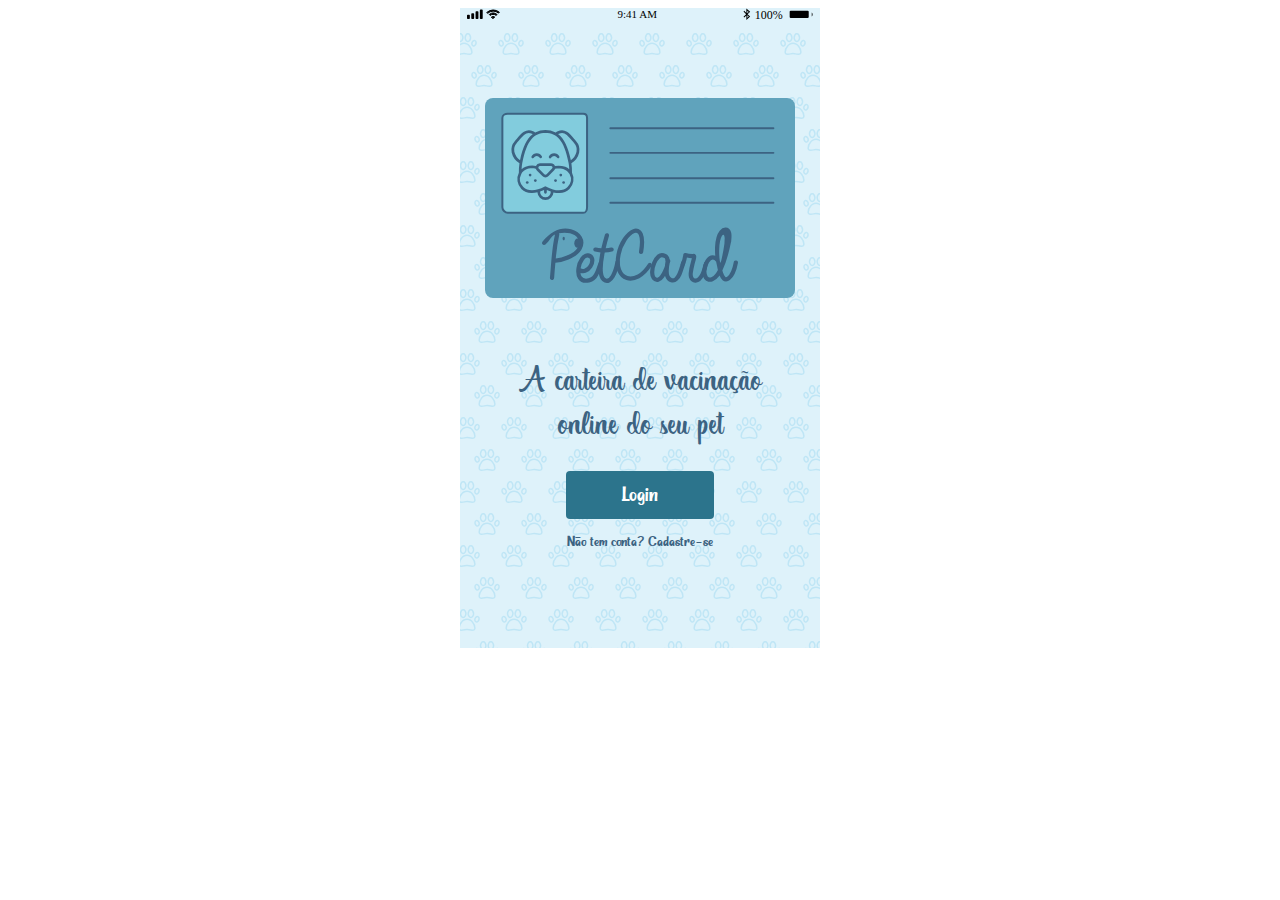
<file: index.html>
<!DOCTYPE html>
<html lang="en">
<head>
    <meta charset="UTF-8">
    <meta name="viewport" content="width=device-width, initial-scale=1.0">
    <title>PetCard</title>
    <link rel="stylesheet" href="style.css">
</head>
<body>
    <div class="container-index">
            <img src="images/statusBar-dark.svg" alt="">
            <br><br><br><br><br>
            <img id="logo-index" src="images/logo-card.svg" alt="">
            <h1 id="h1-index">A carteira de vacinação<br>online do seu pet</h1>
        
            <a href="login.html"><div id="login-index">
                <h2 id="h2-index">Login</h2>
            </div></a>
            <a href="cadastro.html"><p id="p-index">Não tem conta? Cadastre-se</p></a>
        
    </div>
</body>
</html>
</file>
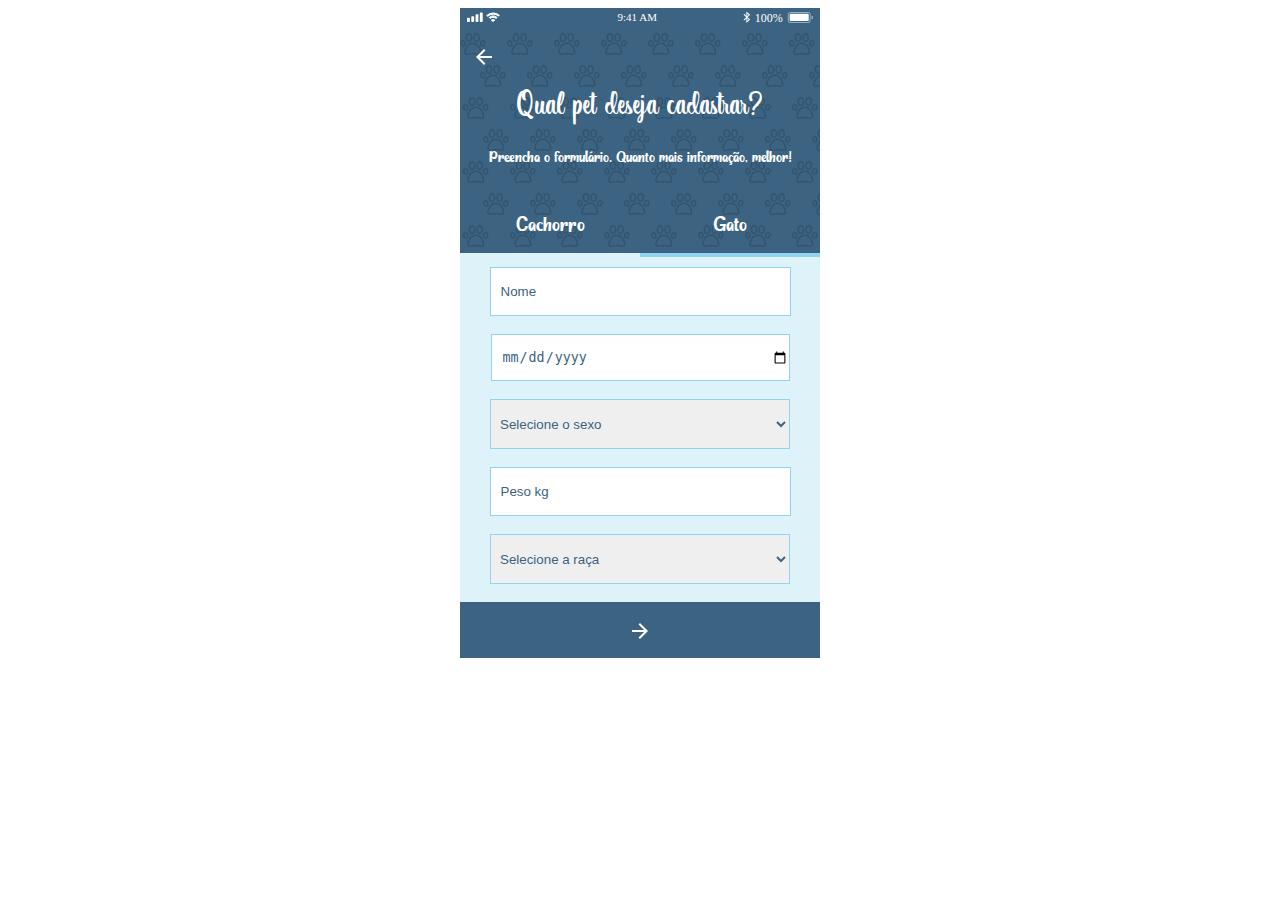
<file: cadastro-cat.html>
<!DOCTYPE html>
<html lang="en">
<head>
    <meta charset="UTF-8">
    <meta name="viewport" content="width=device-width, initial-scale=1.0">
    <title>PetCard - A carteira de vacinação online do seu pet</title>
    <link rel="stylesheet" href="style.css">
</head>
<body>
    <div class="container">
        <header>
           <a href="meus-pets.html"><img src="images/statusBar-light.svg" alt="iPhone status bar"></a>
           <a href="meus-pets.html"><img id="back" src="images/arrowLeft.svg"  alt="Voltar"></a>
           <h1>Qual pet deseja cadastrar?</h1>
           <h2>Preencha o formulário. Quanto mais informação, melhor!</h2>
           <div class="cadastro-dog">
                <a id="link-branco" href="cadastro-dog.html"><p>Cachorro </p></a>
           </div>
           <div class="cadastro-cat">
                <p>Gato</p>
           </div>
        </header>
        
        <main>
            <div class="selection-cat">

            </div>
            <div class="forms-cat">
                <form>
                    <input type="text" name="nome" placeholder="Nome" autocomplete="off" required></form></label>
                    <br>

                    <input type="date" name="nascCog" placeholder="Data de Nascimento" required><br>

                    <br><select id="sexoDog" name="sexoDog" required>
                        <option>Selecione o sexo</option>
                        <option value="femCas">Fêmea castrada</option>
                        <option value="femFer">Fêmea fértil</option>
                        <option value="macCas">Macho castrado</option>
                        <option value="macFer">Macho fértil</option>
                    </select><br>

                    <br><input type="number" name="pesoDog" placeholder="Peso kg"><br>
    
                    <br><select id="dogbreeds" name="dogbreeds">
                        <option>Selecione a raça</option>
                        <option value="SRD">SRD (Sem raça definida)</option>
                        <option value="Abissinio">Abissínio</option>
                        <option value="Angora">Angorá</option>
                        <option value="Balines">Balinês</option>
                        <option value="Bengal">Bengal</option>
                        <option value="Bobtail americano">Bobtail americano</option>
                        <option value="Bobtail japones">Bobtail japonês</option>
                        <option value="Bombay">Bombay</option>
                        <option value="Burmes">Burmês</option>
                        <option value="Burmes vermelho">Burmês vermelho</option>
                        <option value="Chartreux">Chartreux</option>
                        <option value="Colorpoint Shorthair">Colorpoint Shorthair</option>
                        <option value="Cornish Rex.">Cornish Rex.</option>
                        <option value="Curl Americano">Curl Americano</option>
                        <option value="Devon Rex">Devon Rex</option>
                        <option value="Himalaio">Himalaio</option>
                        <option value="Jaguatirica">Jaguatirica</option>
                        <option value="Javanes
                        ">Javanês
                        </option>
                        <option value="Korat">Korat</option>
                        <option value="LaPerm">LaPerm</option>
                        <option value="Maine Coon">Maine Coon</option>
                        <option value="Manx">Manx</option>
                        <option value="Cymric">Cymric</option>
                        <option value="Mau Egipcio">Mau Egípcio</option>
                        <option value="Mist Australiano">Mist Australiano</option>
                        <option value="Munchkin">Munchkin</option>
                        <option value="Noruegues da Floresta">Norueguês da Floresta</option>
                        <option value="Pelo curto americano">Pelo curto americano</option>
                        <option value="Pelo curto brasileiro">Pelo curto brasileiro</option>
                        <option value="Pelo curto europeu">Pelo curto europeu</option>
                        <option value="Pelo curto ingles">Pelo curto inglês</option>
                        <option value="Persa">Persa</option>
                        <option value="Pixie-bob">Pixie-bob</option>
                        <option value="Ragdoll">Ragdoll</option>
                        <option value="Ocicat">Ocicat</option>
                        <option value="Russo Azul">Russo Azul</option>
                        <option value="Sagrado da Birmania">Sagrado da Birmânia</option>
                        <option value="Savannah">Savannah</option>
                        <option value="Scottish Fold">Scottish Fold</option>
                        <option value="Selkirk Rex">Selkirk Rex</option>
                        <option value="Siames">Siamês</option>
                        <option value="Siberiano">Siberiano</option>
                        <option value="Singapura">Singapura</option>
                        <option value="Somali">Somali</option>
                        <option value="Sphynx">Sphynx</option>
                        <option value="Thai">Thai</option>
                        <option value="Tonquines">Tonquinês</option>
                        <option value="Toyger">Toyger</option>
                        <option value="Usuri">Usuri</option>
                    </select>
            </div>

        </main>
        <footer><a href="meus-pets.html">
            <p><img src="images/arrowRight.svg" alt="Seta para direita"></p></a>
        </footer>
    </div>
</body>
</html>
</file>
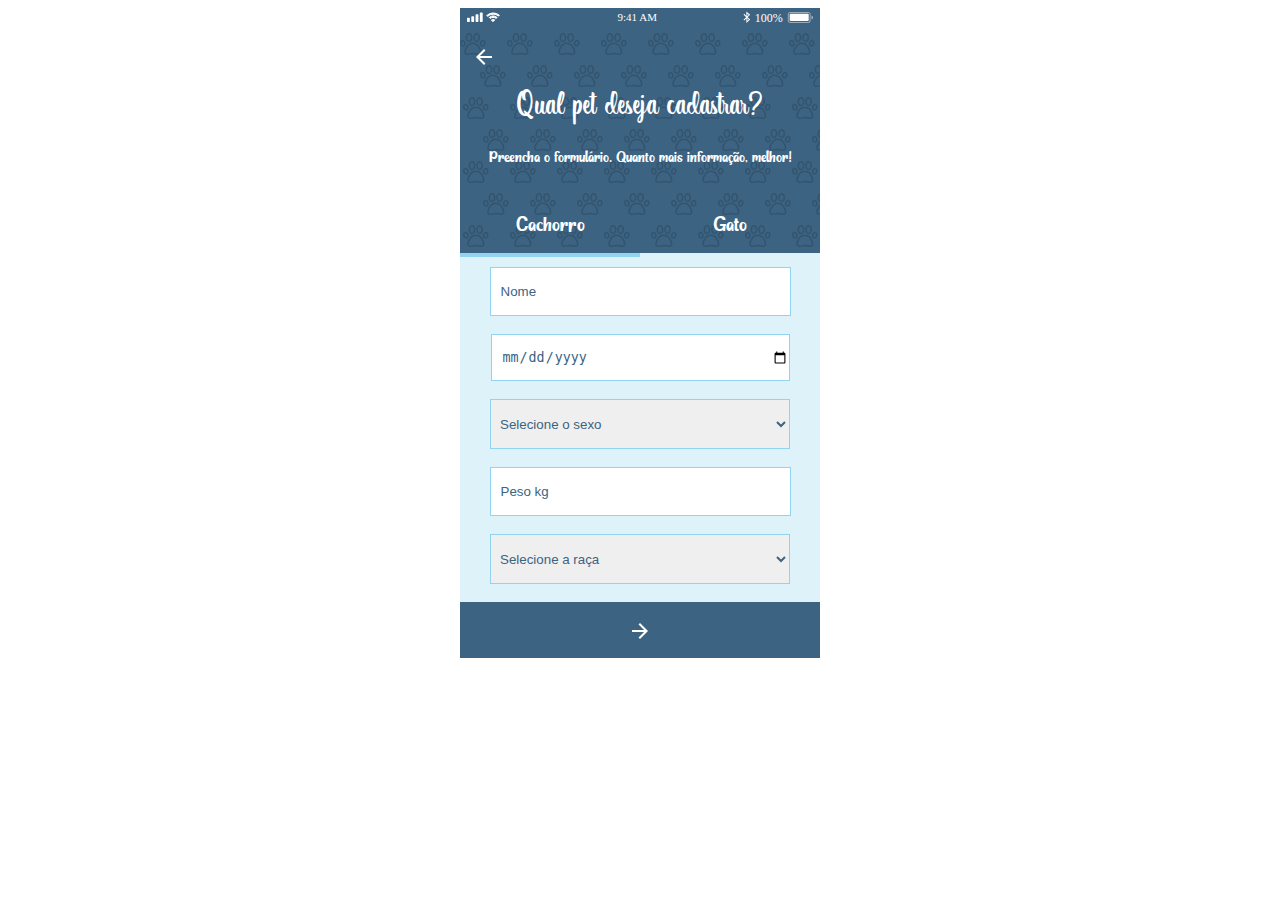
<file: cadastro-dog.html>
<!DOCTYPE html>
<html lang=”pt-br”>

<head>
    <meta charset="UTF-8">
    <meta name="viewport" content="width=device-width, initial-scale=1.0">
    <meta http-equiv="X-UA Compatible" content="ie-edge">
    <title>Pet Card - A carteira de vacinação online do seu pet</title>
    <link rel="stylesheet" href="style.css">
</head>

<body>
    
    <div class="container">
        <header>
           <img src="images/statusBar-light.svg" alt="iPhone status bar">
           <a href="meus-pets.html"><img id="back" src="images/arrowLeft.svg"  alt="Voltar"></a>
           <h1>Qual pet deseja cadastrar?</h1>
           <h2>Preencha o formulário. Quanto mais informação, melhor!</h2>
           <div class="cadastro-dog">
                <p>Cachorro</p>
           </div>
           <div class="cadastro-cat">
                <a id="link-branco" href="cadastro-cat.html"><p>Gato</p></a>
           </div>
        </header>
        
        <main>
            <div class="selection-dog">

            </div>
            
            <div class="forms">

                <form>
                    <input type="text" name="nome" placeholder="Nome" autocomplete="off" required></form></label>
                    <br>

                    <input type="date" name="nascDog" placeholder="Data de Nascimento" required><br>

                    <br><select id="sexoDog" name="sexoDog" required>
                        <option>Selecione o sexo</option>
                        <option value="femCas">Fêmea castrada</option>
                        <option value="femFer">Fêmea fértil</option>
                        <option value="macCas">Macho castrado</option>
                        <option value="macFer">Macho fértil</option>
                    </select><br>

                    <br><input type="number" name="pesoDog" placeholder="Peso kg"><br>
    
                    <br><select id="dogbreeds" name="dogbreeds">
                        <option>Selecione a raça</option>
                        <option value="SRD">SRD (Sem raça definida)</option>
                        <option value="Lhasa-apso">Lhasa-apso</option>
                        <option value="Labrador">Labrador</option>
                        <option value="Pinscher">Pinscher</option>
                    </select>

                    

            </div>

        </main>
        <footer><a href="meus-pets.html">
            <p><img src="images/arrowRight.svg" alt="Seta para direita"></p></a>
        </footer>
    </div>

</body>

</html>
</file>
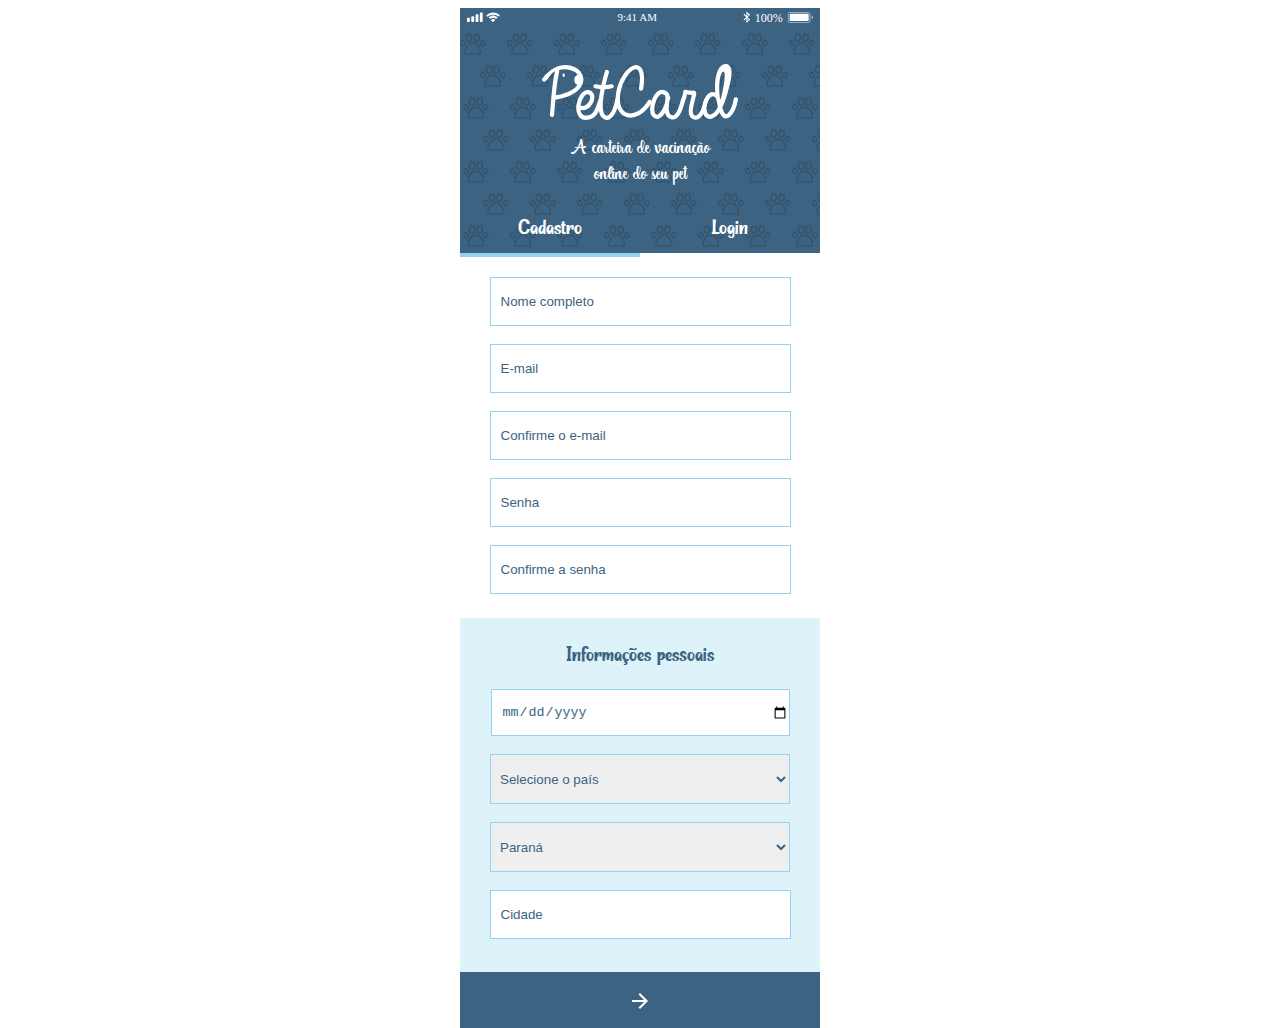
<file: cadastro.html>
<!DOCTYPE html>
<html lang=”pt-br”>

<head>
    <meta charset="UTF-8">
    <meta name="viewport" content="width=device-width, initial-scale=1.0">
    <meta http-equiv="X-UA Compatible" content="ie-edge">
    <title>Pet Card - Cadastro</title>
    <link rel="stylesheet" href="style.css">
</head>

<body>
    
    <div class="container-cadastro">
        <header>
           <img src="images/statusBar-light.svg" alt="iPhone status bar">
           <img id="cad-logo" src="images/logoText.svg" alt="Logo PetCard">
           <h1 id="cad-h1">A carteira de vacinação<br>online do seu pet</h1>
           <div class="cadastro-dog">
                Cadastro
           </div>
           <div class="cadastro-cat">
                <a id="link-branco" href="login.html">Login</a>
           </div>
        </header>
        
        <main>
            <div class="selection-dog">

            </div>
            
            <div class="forms">

                <form>
                    <input type="text" name="nome" placeholder="Nome completo" autocomplete="off" required><br>
                    <br><input type="email" name="email" placeholder="E-mail" required><br>
                    <br><input type="email" name="email" placeholder="Confirme o e-mail" required><br>
                    <br><input type="password" name="senha" placeholder="Senha" required><br>
                    <br><input type="password" name="senha" placeholder="Confirme a senha" required><br>
                </form>
                    

            </div>

        </main>
        <div class="container-info">
            <h2>Informações pessoais</h2>

            <form>
                <input type="date" name="nasc" placeholder="Data de Nascimento" required> <br><br>
                <select id="pais">
                    <option>Selecione o país</option>
                    <option>Brasil</option>
                    <option>Argentina</option>
                    <option>Paraguai</option>
                </select><br><br>
                <select name="estado">
                    <option>Paraná</option>
                </select><br><br>
                <input type="text" placeholder="Cidade" required><br><br>
            </form> 
            <footer><a href="login.html">
                <p><img src="images/arrowRight.svg" alt="Seta para direita"></p></a>
            </footer>
        </div>
        
    </div>

</body>

</html>
</file>
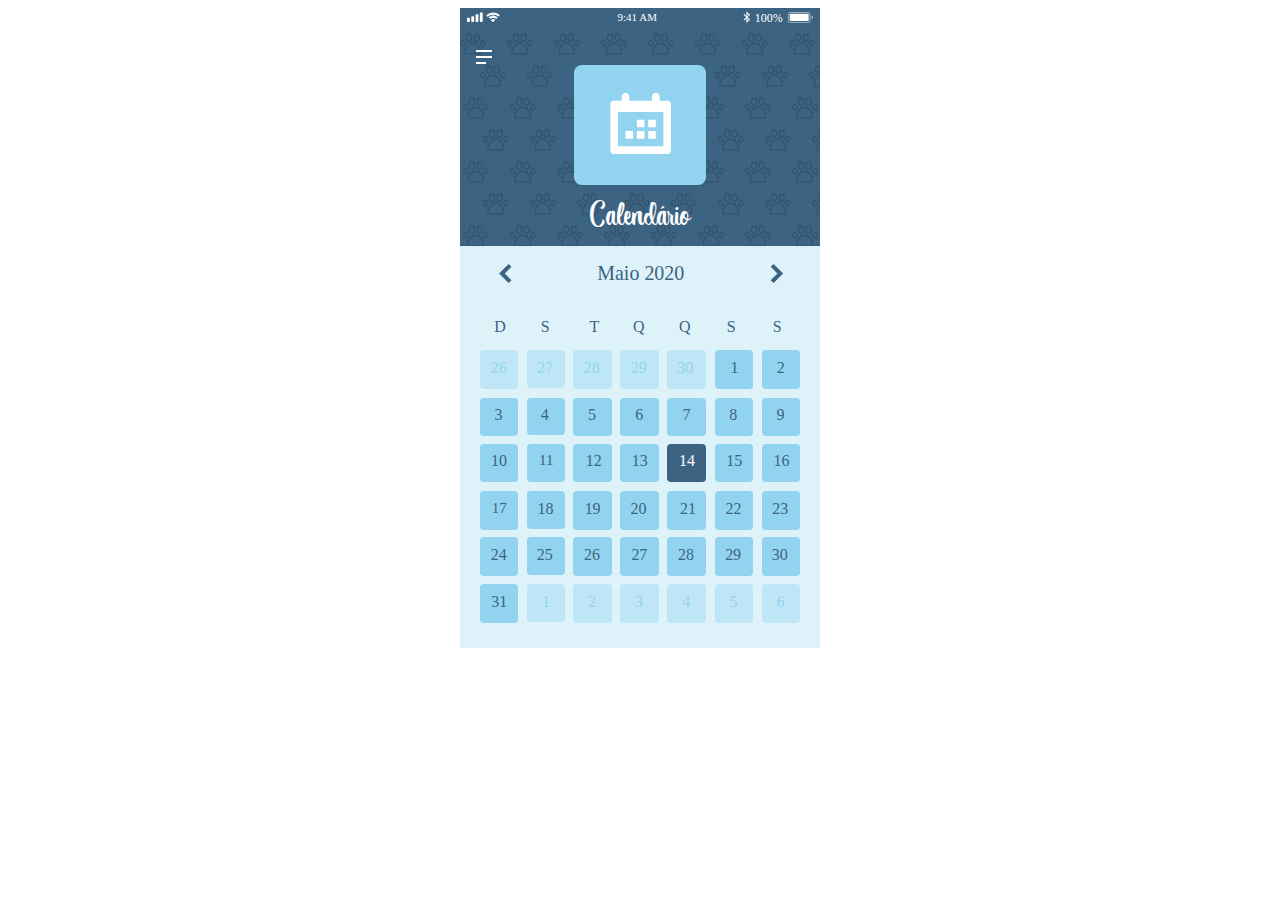
<file: calendario.html>
<!DOCTYPE html>
<html lang="en">
<head>
    <meta charset="UTF-8">
    <meta name="viewport" content="width=360px, initial-scale=1.0">
    <title>PetCard - Calendário</title>
    <link rel="stylesheet" href="style.css">
</head>
<body>
    <div class="container">
        <header id="calendario">
            <img src="images/statusBar-light.svg" alt="iPhone status bar">
            <a href="menu.html"><img id="back" src="images/Menu.svg" alt=""></a>
            <br><br><br>
            <div id="cal-bg">
                <br><img id="cal-icon" src="images/calendar.svg" alt="">
            </div>
            <h1 id="cal-h1">Calendário</h1>
            </header>

            <br><img class="center" src="images/cal2-maio2020.svg" alt="Calendário Maio 2020">
    </div>
</body>
</html>
</file>
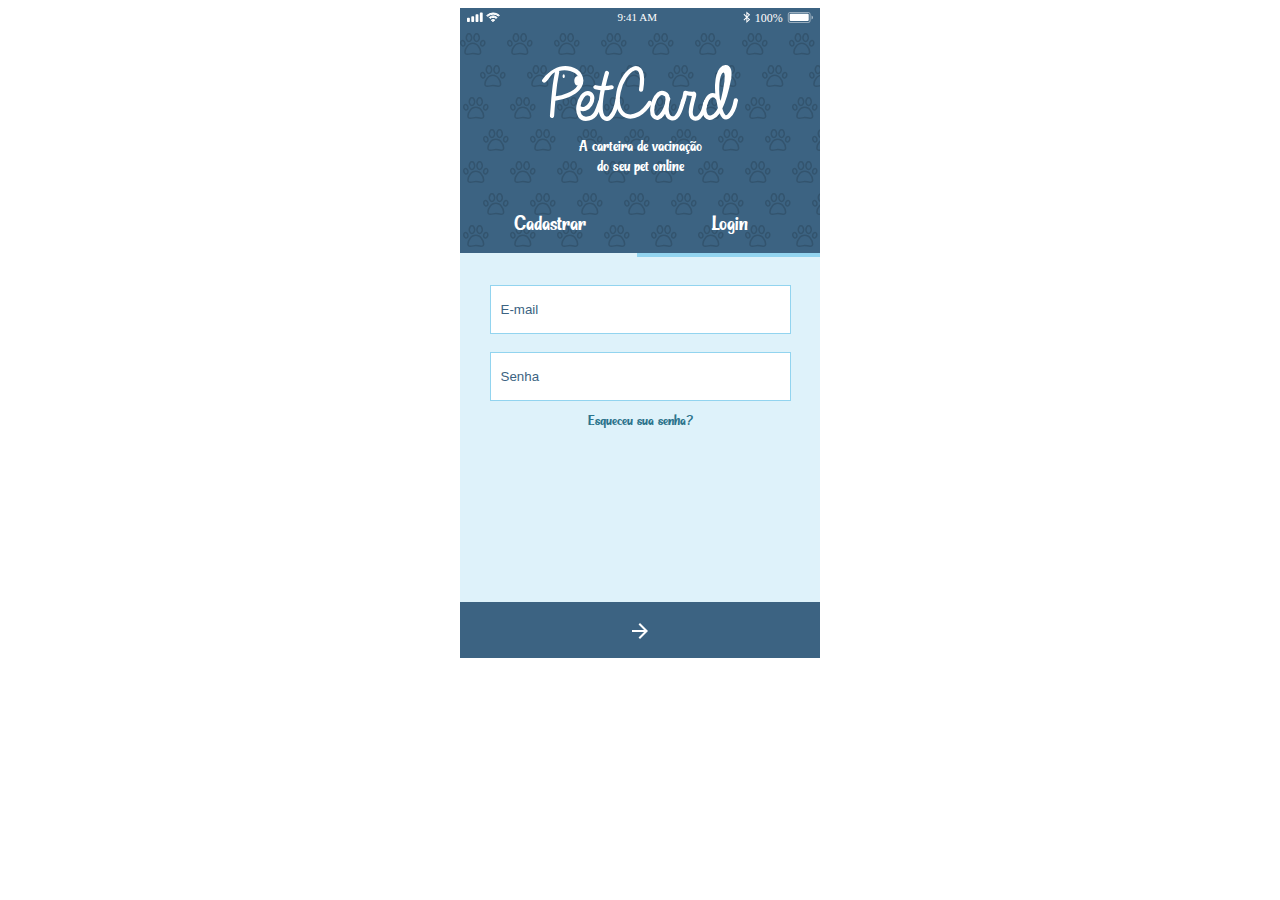
<file: login.html>
<!DOCTYPE html>
<html lang=”pt-br”>

<head>
    <meta charset="UTF-8">
    <meta name="viewport" content="width=device-width, initial-scale=1.0">
    <meta http-equiv="X-UA Compatible" content="ie-edge">
    <title>Pet Card - A carteira de vacinação online do seu pet</title>
    <link rel="stylesheet" href="style.css">
</head>

<body>
    
    <div class="container">
        <header>
           <img src="images/statusBar-light.svg" alt="iPhone status bar">
           <br><br><br><img src="images/logoText.svg" alt="">
           <h2>A carteira de vacinação<br>do seu pet online</h2>
           <div class="cadastro-humano">
                <a href="cadastro.html"><p>Cadastrar</p></a>
           </div>
           <div class="login">
                <p>Login</p>
           </div>
        </header>
        
        <main>
            <div class="selection-login">

            </div>
            
            <br><div class="forms">

                <form>
                    <input type="text" name="email" placeholder="E-mail" autocomplete="off" required></form>
                    <br>
                    <input type="password" name="senha" placeholder="Senha" required></form>
                    <br>
                    <a href="#"><h2>Esqueceu sua senha?</h2></a>
                    

            </div>

        </main>
        <a href="dashboard.html"><footer>
            <p><img src="images/arrowRight.svg" alt="Seta para direita"></p></a>
        </footer>
    </div>

</body>

</html>
</file>
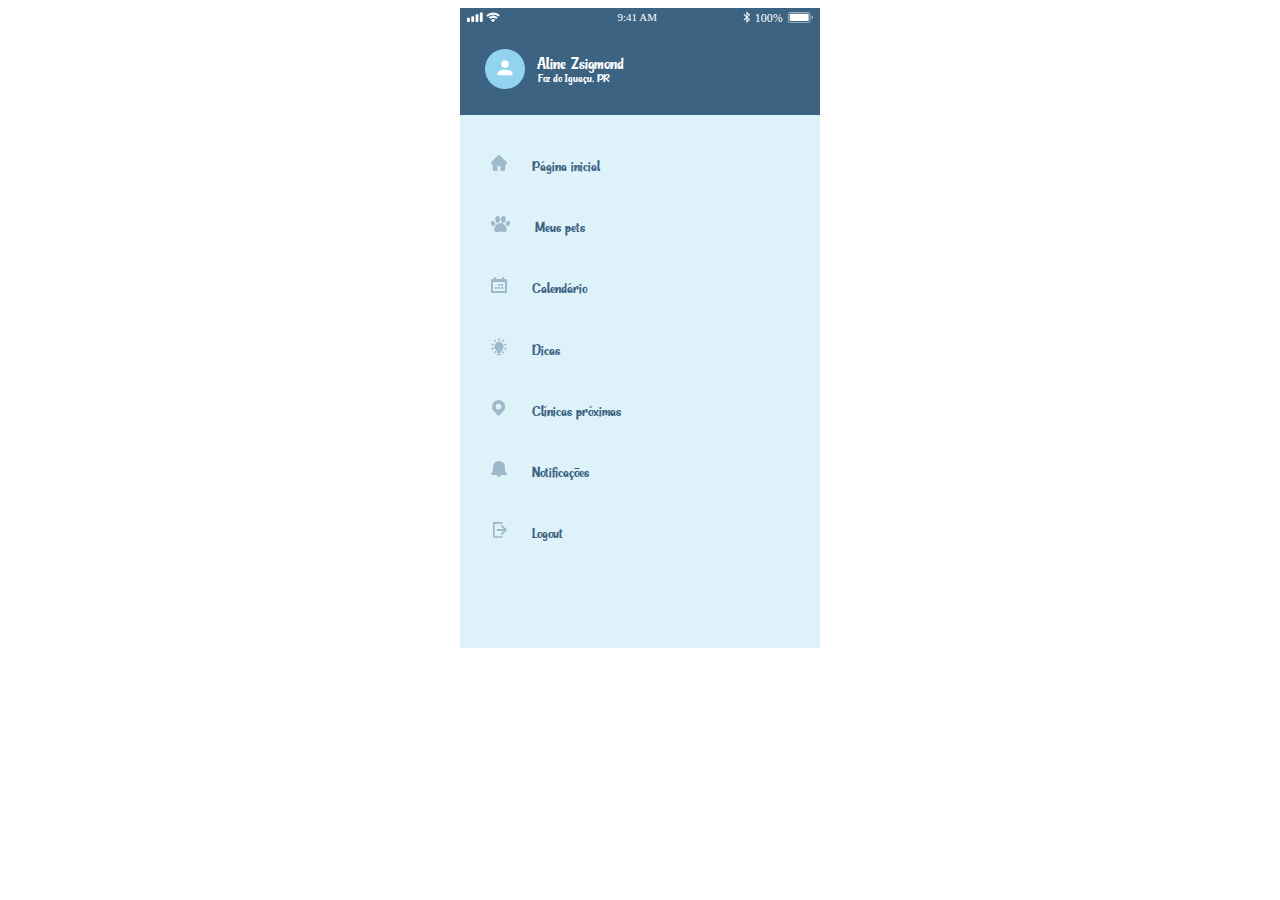
<file: menu.html>
<!DOCTYPE html>
<html lang="en">
<head>
    <meta charset="UTF-8">
    <meta name="viewport" content="width=device-width, initial-scale=1.0">
    <title>PetCard</title>
    <link rel="stylesheet" href="style.css">
</head>
<body>
    <div class="container-menu">
        <header>
            <img src="images/statusBar-light.svg" alt="">
            <img id="avatar-menu" src="images/avatar-menu.svg" alt="">
            <p id="menu-nome">Aline Zsigmond</p>
            <p id="menu-cidade">Foz do Iguaçu, PR</p>
        </header>
        <div class="menu-icons">
            <a href="dashboard.html"><img src="images/home-menu.svg" alt="ícone home">Página inicial</a>
            <br>
            <a href="meus-pets.html"><img src="images/pets-menu.svg" alt="ícone pets">Meus pets</a>
            <br>
            <a href="calendario.html"><img src="images/cal-menu.svg" alt="ícone calendário">Calendário</a>
            <br>
            <img src="images/dicas-menu.svg" alt="ícone dicas">Dicas
            <br>
            <img src="images/clinicas-menu.svg" alt="ícone clínicas">Clínicas próximas
            <br>
            <a href="notificacoes.html"><img src="images/notificacoes-menu.svg" alt="ícone notificações">Notificações</a>
            <br>
            <a href="index.html"><img src="images/logout-menu.svg" alt="ícone logout">Logout</a>
        </div>
    </div>
</body>
</html>
</file>
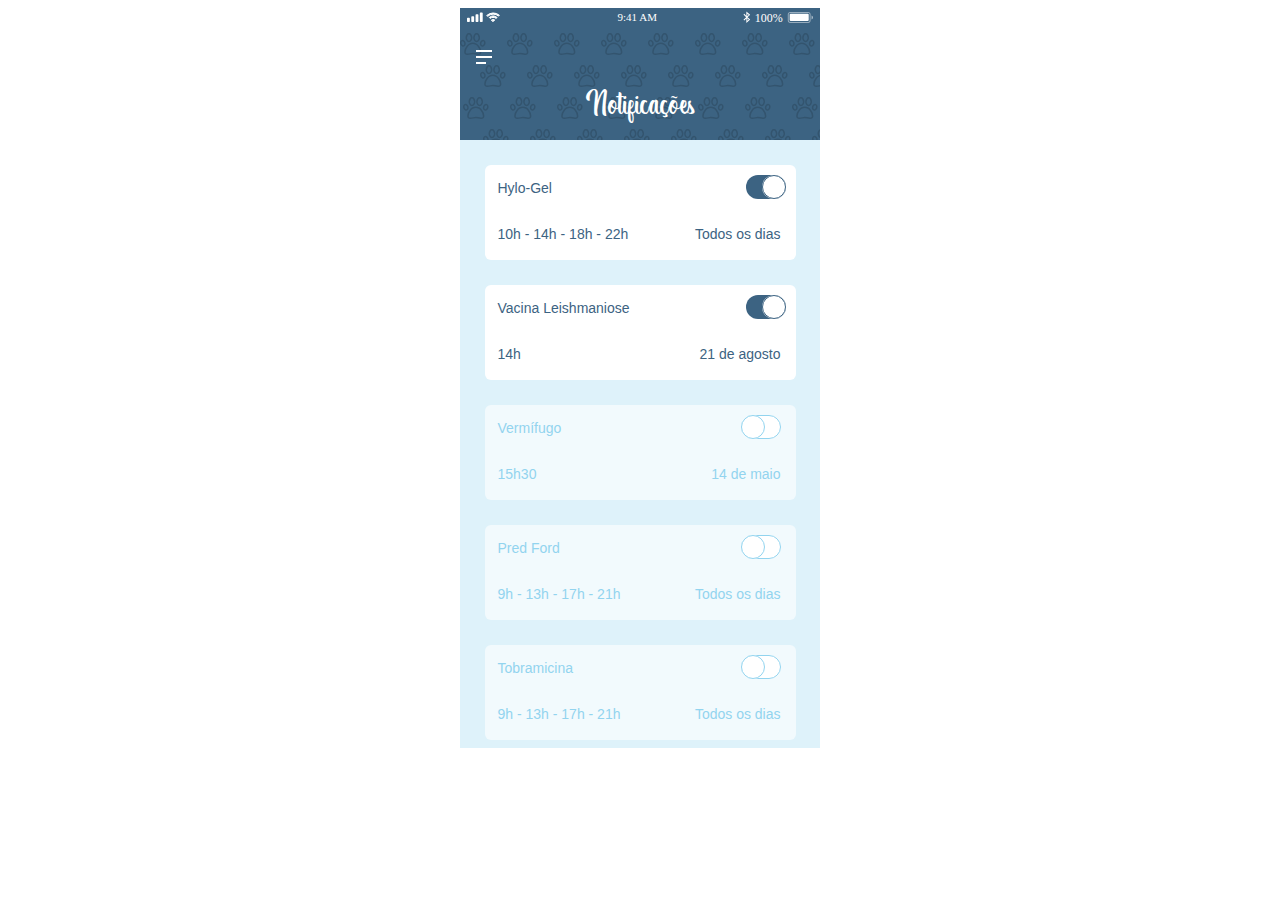
<file: notificacoes.html>
<!DOCTYPE html>
<html lang="en">
<head>
    <meta charset="UTF-8">
    <meta name="viewport" content="width=device-width, initial-scale=1.0">
    <title>PetCard - Notificações</title>
    <link rel="stylesheet" href="style.css">
</head>
<body>
    <div class="container-notificacoes">
        <header id="notificacoes">
            <img src="images/statusBar-light.svg" alt="iPhone status bar">
            <a href="menu.html"><img id="back" src="images/Menu.svg" alt=""></a>
            <h1>Notificações</h1>
        </header>
    
    <div class="notificacoes-ativas">
        <p id="medicamento">Hylo-Gel</p> <img src="images/buttonActive.svg" alt="botão ativo">
        <p id="horario">10h - 14h - 18h - 22h</p>
        <p id="frequencia">Todos os dias</p>
    </div>
    <div class="notificacoes-ativas">
        <p id="medicamento">Vacina Leishmaniose</p> <img src="images/buttonActive.svg" alt="botão ativo">
        <p id="horario">14h</p>
        <p id="frequencia">21 de agosto</p>
    </div>
    <div class="notificacoes-inativas">
        <p id="medicamento">Vermífugo</p> <img src="images/buttonInactive.svg" alt="botão inativo">
        <p id="horario">15h30</p>
        <p id="frequencia">14 de maio</p>
    </div>
    <div class="notificacoes-inativas">
        <p id ="medicamento">Pred Ford</p> <img src="images/buttonInactive.svg" alt="botão inativo">
        <p id="horario">9h - 13h - 17h - 21h</p>
        <p id="frequencia">Todos os dias</p>
    </div>
    <div class="notificacoes-inativas">
        <p id ="medicamento">Tobramicina</p> <img src="images/buttonInactive.svg" alt="botão inativo">
        <p id="horario">9h - 13h - 17h - 21h</p>
        <p id="frequencia">Todos os dias</p>
    </div>
            
    </div>
</body>
</html>
</file>
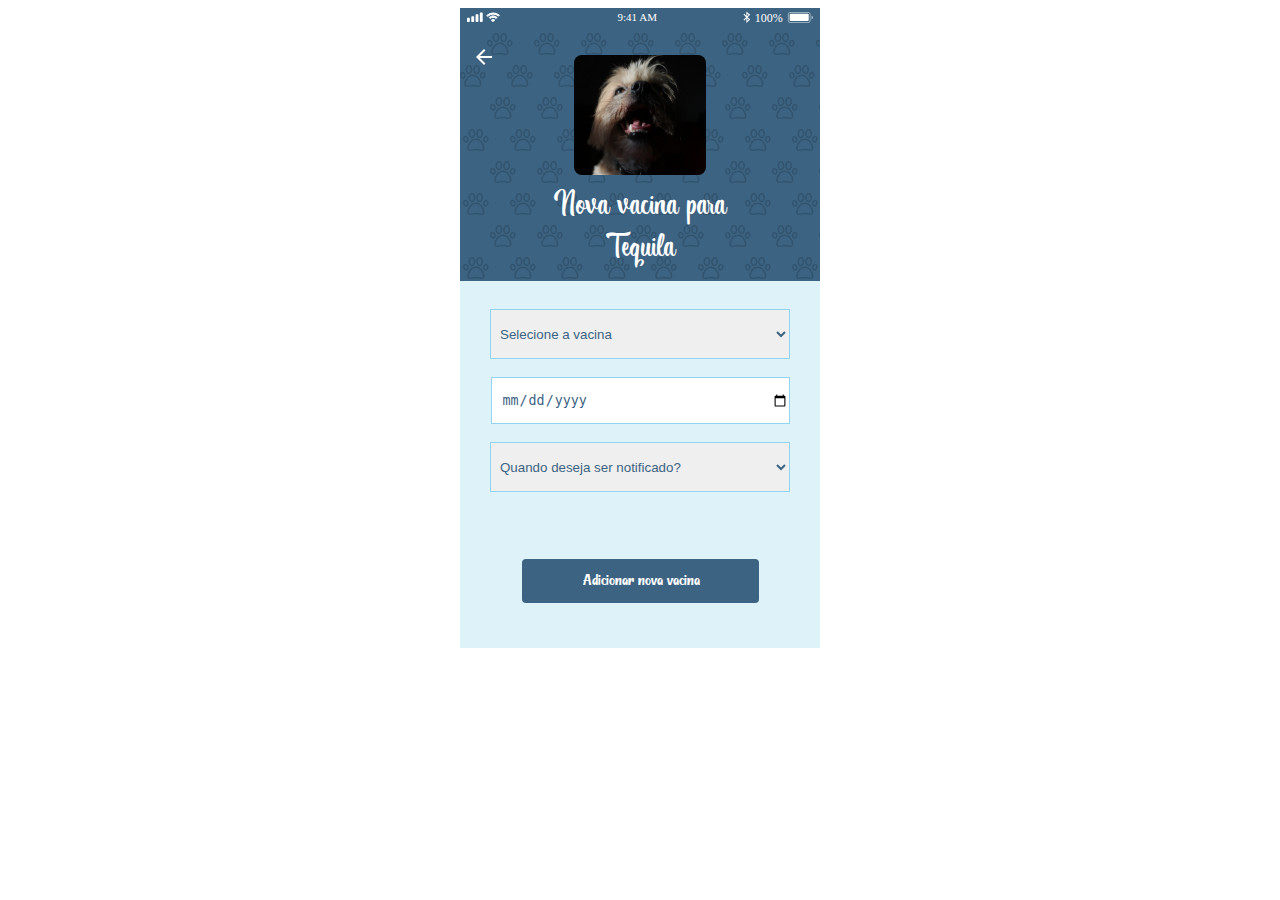
<file: nova-vacina.html>
<!DOCTYPE html>
<html lang="en">
<head>
    <meta charset="UTF-8">
    <meta name="viewport" content="width=device-width, initial-scale=1.0">
    <title>PetCard - Vacinas da Tequila</title>
    <link rel="stylesheet" href="style.css">
</head>
<body>
    <div class="container">
        <header id="header-vacinas">
            <img src="images/statusBar-light.svg" alt="iPhone status bar">
            <a href="vacinas.html"><img id="back" src="images/arrowLeft.svg" alt=""></a>
            <br><br><br>
            <img id="foto-pet" src="images/tequila.svg" alt="Imagem de um cachorro">
            <h1 id="vac-h1">Nova vacina para<br>Tequila</h1>
        </header>
        <div class="forms">
            <br><select>
                <option>Selecione a vacina</option>
                <option>Leishmaniose</option>
                <option>Raiva</option>
                <option>V8</option>
                <option>V10</option>
            </select><br>
            <br><input type="date"placeholder="Data da última dose"><br>
            <br><select>
                <option>Quando deseja ser notificado?</option>
                <option>2 horas antes</option>
                <option>8 horas antes</option>
                <option>1 dia antes</option>
                <option>1 semana antes</option>
            </select>
        </div>
        
             <a href="vacinas.html"><div id="nova">
                 Adicionar nova vacina
            </div></a>
    </div>
</body>
</html>
</file>
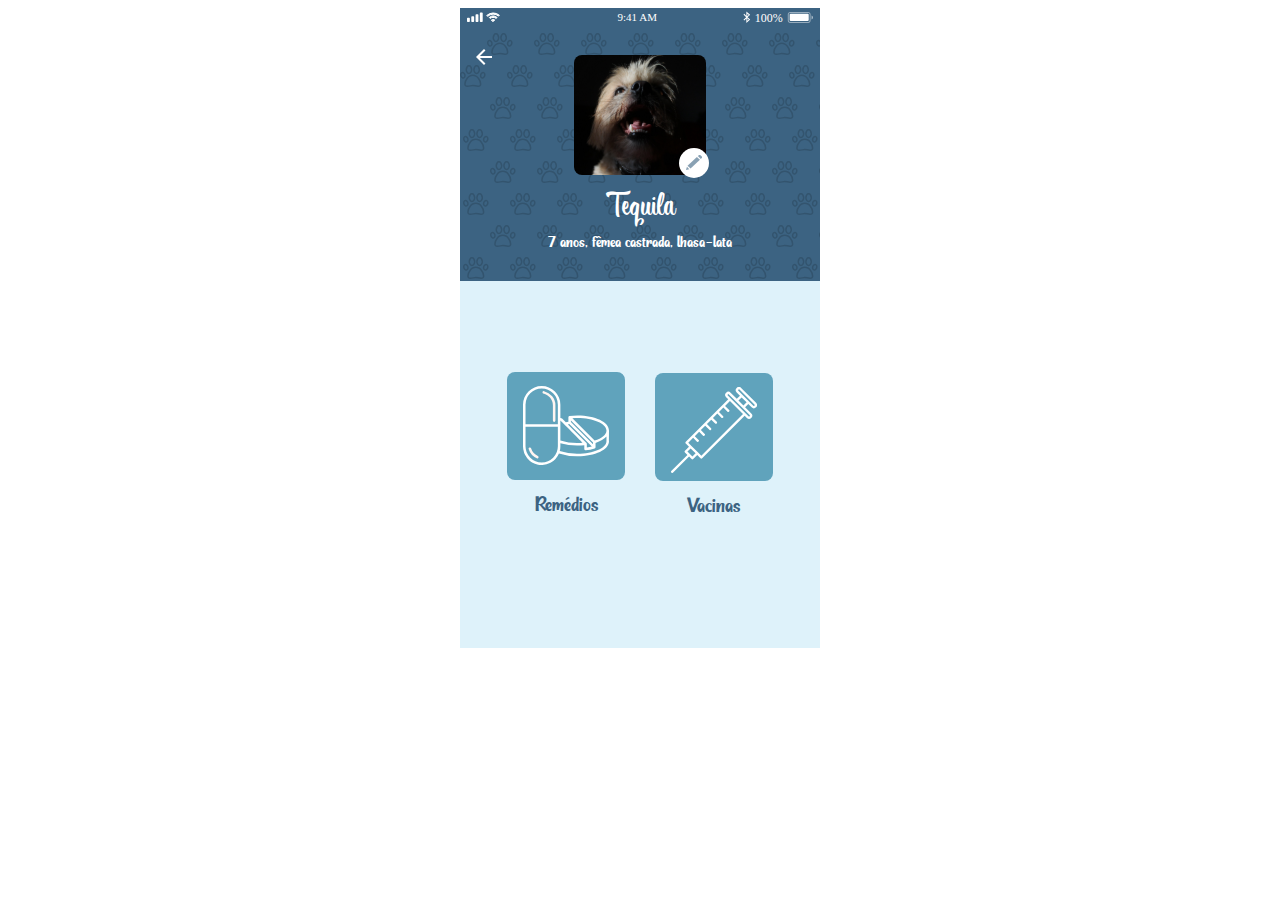
<file: perfil-pet.html>
<!DOCTYPE html>
<html lang="en">
<head>
    <meta charset="UTF-8">
    <meta name="viewport" content="width=device-width, initial-scale=1.0">
    <title>PetCard - Perfil pet</title>
    <link rel="stylesheet" href="style.css">
</head>
<body>
    <div class="container">
        <header id="header-vacinas">
            <img src="images/statusBar-light.svg" alt="iPhone status bar">
            <a href="meus-pets.html"><img id="back" src="images/arrowLeft.svg" alt=""></a>
            <br><br><br>
            <a href="#"><div class="container-foto-pet">
                <div id="edit-div">
                    <img id="pencil" src="images/editPet.svg" alt="">
                </div></a> 
                <img id="foto-pet" src="images/tequila.svg" alt="Imagem de um cachorro">
            </div>
            <h1 id="nome-pet">Tequila</h1>
            <h2 id="descricao-pet">7 anos, fêmea castrada, lhasa-lata</h2>
        </header>

        <a href="remedios.html"><div id="meds-bg">
            <img id="pp-img" src="images/meds.svg" alt="">
        </div></a>
        <a href="remedios.html"><p id="remedios-p">Remédios</p></a>

        <a href="vacinas.html"><div id="vacs-bg">
            <img id="pp-img" src="images/vacinas.svg" alt="">
        </div></a>
        <a href="vacinas.html"><p id="vacinas-p">Vacinas</p></a>
    </div> 
</body>
</html>
</file>
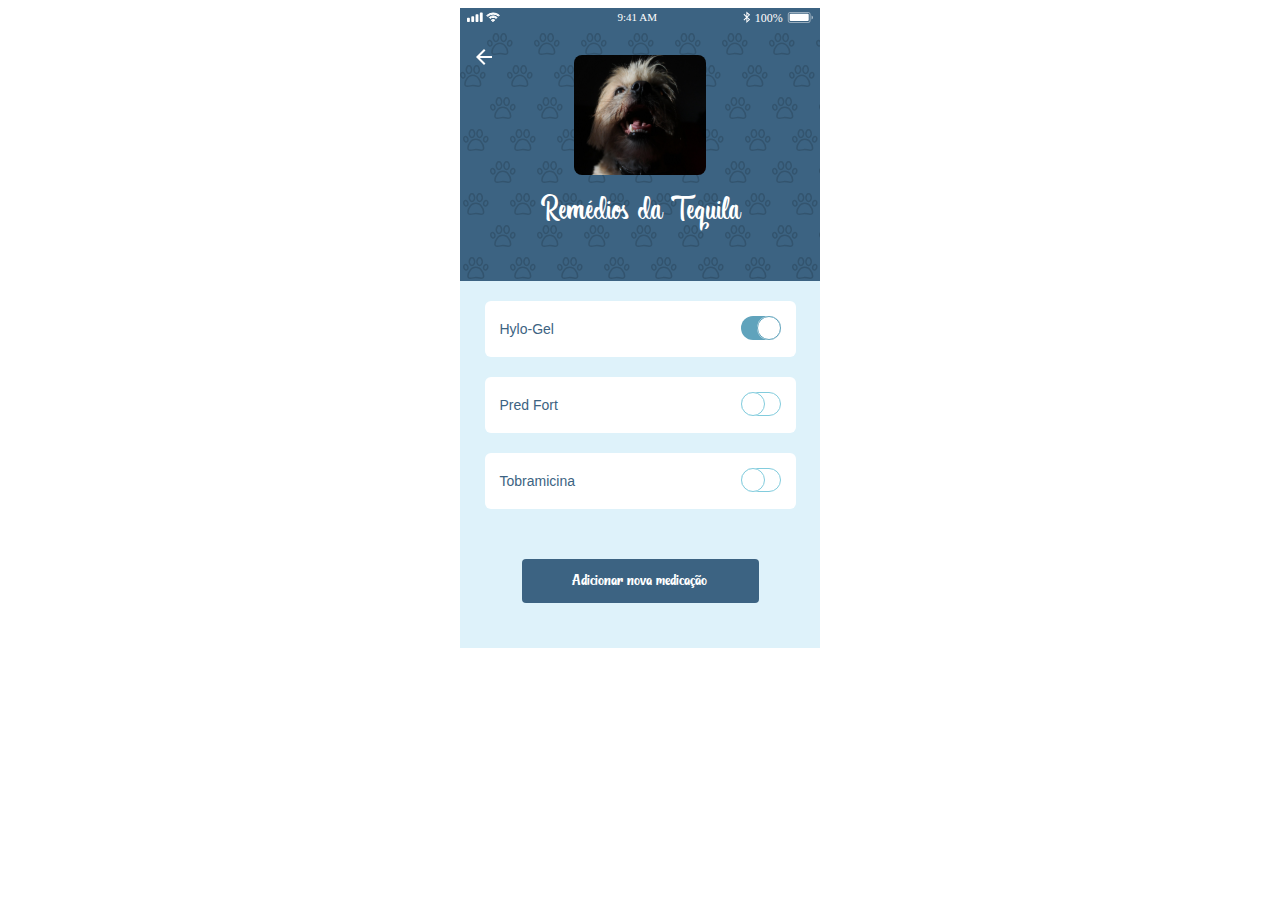
<file: remedios.html>
<!DOCTYPE html>
<html lang="en">
<head>
    <meta charset="UTF-8">
    <meta name="viewport" content="width=device-width, initial-scale=1.0">
    <title>PetCard - Remédios da Tequila</title>
    <link rel="stylesheet" href="style.css">
</head>
<body>
    <div class="container">
        <header id="header-vacinas">
            <img src="images/statusBar-light.svg" alt="iPhone status bar">
            <a href="perfil-pet.html"><img id="back" src="images/arrowLeft.svg" alt=""></a>
            <br><br><br>
            <img id="foto-pet" src="images/tequila.svg" alt="Imagem de um cachorro">
            <h1 id="cal-h1">Remédios da Tequila</h1>
        </header>
        <div id="vacina-div">
            Hylo-Gel <img src="images/buttonActive-vac.svg" alt="botão ativo">
        </div>
        <div id="vacina-div">
            Pred Fort <img src="images/buttonInactive-vac.svg" alt="botão inativo">
        </div>
        <div id="vacina-div">
            Tobramicina <img src="images/buttonInactive-vac.svg" alt="botão inativo">
        </div>

        
       <a href="#"><div id="nova-medicacao">
            Adicionar nova medicação
        </div>
    </div></a>  
</body>
</html>
</file>
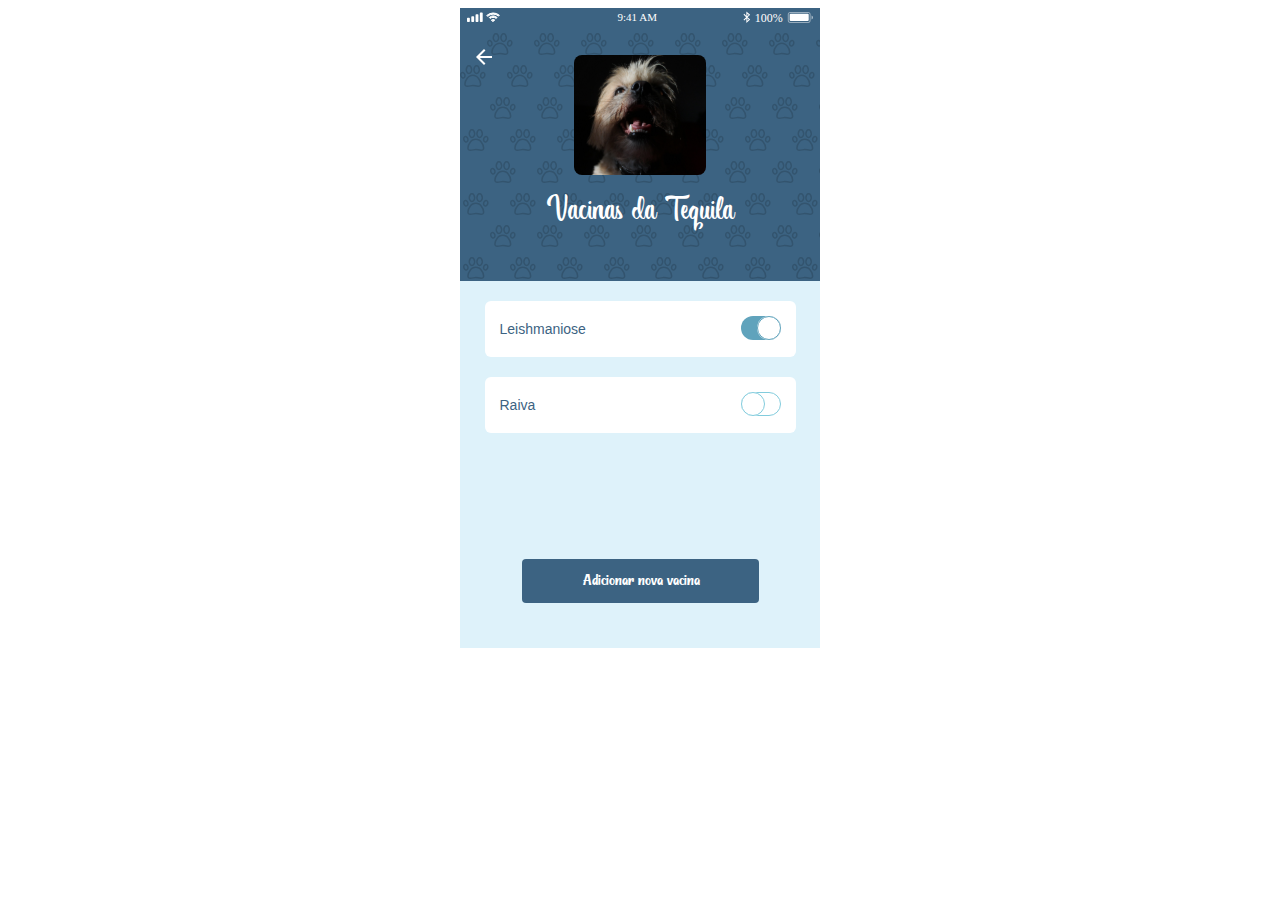
<file: vacinas.html>
<!DOCTYPE html>
<html lang="en">
<head>
    <meta charset="UTF-8">
    <meta name="viewport" content="width=device-width, initial-scale=1.0">
    <title>PetCard - Vacinas da Tequila</title>
    <link rel="stylesheet" href="style.css">
</head>
<body>
    <div class="container">
        <header id="header-vacinas">
            <img src="images/statusBar-light.svg" alt="iPhone status bar">
            <a href="perfil-pet.html"><img id="back" src="images/arrowLeft.svg" alt=""></a>
            <br><br><br>
            <img id="foto-pet" src="images/tequila.svg" alt="Imagem de um cachorro">
            <h1 id="cal-h1">Vacinas da Tequila</h1>
        </header>
        <div id="vacina-div">
            Leishmaniose <img src="images/buttonActive-vac.svg" alt="botão ativo">
        </div>
        <div id="vacina-div">
            Raiva <img src="images/buttonInactive-vac.svg" alt="botão inativo">
        </div>

        
       <a href="nova-vacina.html"><div id="nova-vacina" >
            Adicionar nova vacina
        </div>
    </div></a>  
</body>
</html>
</file>
<file: style.css>
@font-face {
    font-family: Summit Attack;
    src:url('Fonts/Summit-Attack.ttf')
}
@font-face {
    font-family: Quanto;
    src:url('Fonts/Quanto.otf')
}

.container {
    width: 360px;
    height: 640px;
    margin-left: auto;
    margin-right: auto;
    position: relative;
    background-color: rgba(146, 213, 239, 0.300);
}

.container-menu {
    width: 360px;
    height: 640px;
    margin-left: auto;
    margin-right: auto;
    position: relative;
    background-color: rgba(146, 213, 239, 0.300);
}

.container-menu header {
    background-color: #3C6382;
    background-image: none;
    margin-top: 0px;
    width: 360px;
    height: 104px;
}

#avatar-menu {
    margin-right: 270px;
    margin-top: 20px;
}

#menu-cidade {
    font-size: 12px;
    font-family: 'Summit Attack';
    color: white;
    margin-right: 133px;
    margin-top: -20px;
}

#menu-nome {
    font-size: 17px;
    font-family: 'Summit Attack';
    color: white;
    margin-right: 120px;
    margin-top: -38px;
}

.menu-icons {
    font-size: 15px;
    font-family: 'Summit Attack';
    color: #3C6382;
}

.menu-icons a {
    color: #3C6382;
}

.menu-icons img {
    margin-left: 31px;
    margin-top: 40px;
    margin-right: 25px;
}

.container a {
    color: white;
}

.container-cadastro {
    width: 360px;
    height: 365px;
    margin-left: auto;
    margin-right: auto;
    position: relative;
    background-color: #FFF;
}

.container-info {
    width: 360px;
    height: 366px;
    background-color: rgba(146, 213, 239, 0.300);
    position: relative;
    margin-top: -70px;
    text-align: center;
}

.container-info h2 {
    color: #3C6382;
    padding-top: 25px;
    font-size: 21px;
}

.container-info footer {
    margin-top: -240px;
}

#cad-logo {
    margin-top: 35px;
}

.container-cadastro header h1 {
    margin-top: -20px;
    margin-bottom: 20px;
    font-size: 22px;
}

.container-cadastro form {
    margin-top: 20px;
}

.container-index {
    width: 360px;
    height: 640px;
    margin-left: auto;
    margin-right: auto;
    position: relative;
    text-align: center;
    background-color: rgba(146, 213, 239, 0.300);
    background-image: url(images/pawPattern-light.svg);
    background-position-y: 25px;
    background-position-x: center;
    background-repeat: no-repeat;
}

.container-notificacoes {
    width: 360px;
    height: 740px;
    margin-left: auto;
    margin-right: auto;
    position: relative;
    background-color: rgba(146, 213, 239, 0.300);
}

#login-index {
    width: 148px;
    height: 48px;
    background-color: #2C748C;
    border-radius: 4px;
    margin-left: auto;
    margin-right: auto;
}

#h1-index {
    color: #3C6382;
    font-size: 38px;
}

#h2-index {
    font-size: 21px;
    padding-top: 12px;
}

.center {
    margin-left: auto;
    margin-right: auto;
    display: block;
}

header {
    background-color:#3C6382;
    background-image: url(images/pawPattern-dark.svg);
    background-position-y: 25px;
    background-repeat: no-repeat;;
    height: 242px;
    text-align: center;
    padding-top: 3px;
}

.icon-pets {
    margin-top: 52px;
    width: 78px;
    height: 78px;
    border-radius: 8px;
    background-color: #60A3BC;
    margin-left: 33px;
}

#dash-pets {
    font-family: 'Summit Attack';
    font-size: 17px;
    color: #3C6382;
    margin-top: 5px;
    margin-left: 44px;
}

.icon-calendario {
    width: 78px;
    height: 78px;
    border-radius: 8px;
    background-color: #60A3BC;
    margin-left: 141px;
    margin-top: -120px;
}

#dash-cal {
    font-family: 'Summit Attack';
    font-size: 17px;
    color: #3C6382;
    margin-top: 5px;
    margin-left: 150px;
}

.icon-dicas {
    width: 78px;
    height: 78px;
    border-radius: 8px;
    background-color: #60A3BC;
    margin-left: 249px;
    margin-top: -120px;
}

#dash-dicas {
    font-family: 'Summit Attack';
    font-size: 17px;
    color: #3C6382;
    margin-top: 5px;
    margin-left: 273px;
}

.icon-clinicas {
    width: 78px;
    height: 78px;
    border-radius: 8px;
    background-color: #60A3BC;
    margin-left: 33px;
    margin-top: 44px;
}

#dash-clinicas {
    font-family: 'Summit Attack';
    font-size: 17px;
    color: #3C6382;
    margin-top: 5px;
    margin-left: 48px;
}

.icon-notificacoes {
    width: 78px;
    height: 78px;
    border-radius: 8px;
    background-color: #60A3BC;
    margin-left: 141px;
    margin-top: -141px;
}

#dash-notificacoes {
    font-family: 'Summit Attack';
    font-size: 17px;
    color: #3C6382;
    margin-top: 5px;
    margin-left: 150px;
}

.icon-logout {
    width: 78px;
    height: 78px;
    border-radius: 8px;
    background-color: #60A3BC;
    margin-left: 249px;
    margin-top: -121px;
}

#dash-logout {
    font-family: 'Summit Attack';
    font-size: 17px;
    color: #3C6382;
    margin-top: 5px;
    margin-left: 276px;
}

#icon-img {
    margin-left: 23%;
    margin-top: 23%;
}

#icon-pets {
    margin-left: 18px;
    margin-top: 21px;
}

#icon-img2 {
    margin-left: 27%;
    margin-top: 27%;
}

#calendario {
    background-color:#3C6382;
    background-image: url(images/pawPattern-dark.svg);
    background-position-y: 25px;
    background-repeat: no-repeat;;
    height: 235px;
    text-align: center;
    padding-top: 3px;
}

#header-vacinas {
    background-color:#3C6382;
    background-image: url(images/pawPattern-dark-big.svg);
    background-position-y: 25px;
    background-repeat: no-repeat;;
    height: 270px;
    width: 360px;
    text-align: center;
    padding-top: 3px;
}

#paw-icon {
    position: absolute;
    margin-top: 21px;
    margin-left: -44px;
}

#vacina-div {
    background-color: #FFF;
    width: 296px;
    height: 36px;
    margin-top: 20px;
    border-radius: 6px;
    margin-left: auto;
    margin-right: auto;
    padding-top: 20px;
    padding-left: 15px;
    color: #3C6382;
    font-family: Arial, Helvetica, sans-serif;
    font-size: 14px;
}

#vacina-div img {
    float: right;
    margin-top: -5px;
    margin-right: 15px;
}

.container-foto-pet {
    position: relative;
}

.container-perfil {
    width: 132px;
    height: 120px;
    border-radius: 8px;
    background-color: #92D4EF;
    position: relative;
    margin-top: auto;
    margin-bottom: auto ;
    margin-left: auto;
    margin-right: auto;
}

.container-perfil img {
    position: relative;
    margin-left: auto;
    margin-right: auto;
    margin-top: 34px;
}

#foto-pet {
    margin-left: auto;
    margin-right: auto;
    margin-top: -10px;
}

#edit-div {
    width: 30px;
    height: 30px;
    border-radius: 50%;
    background-color: #FFF;
    margin-left: 219px;
    margin-top: 83px;
    position: absolute;
    float: right;
}

#edit-div-perfil {
    width: 30px;
    height: 30px;
    border-radius: 50%;
    background-color: #FFF;
    margin-left: 110px;
    margin-top: 93px;
    position: absolute;
    float: right;
}

#pencil {
    margin-top: 7px;
    margin-left: 0px;
}

#nova {
    width: 176px;
    height: 31px;
    border-radius: 4px;
    background-color: #3C6382;
    font-family: 'Summit Attack';
    font-size: 16px;
    color: #FFF;
    margin: auto;
    margin-top: -126px;
    padding-top: 13px;
    padding-left: 61px;
}

#nova-vacina {
    width: 176px;
    height: 31px;
    border-radius: 4px;
    background-color: #3C6382;
    font-family: 'Summit Attack';
    font-size: 16px;
    color: #FFF;
    margin: auto;
    margin-top: 126px;
    padding-top: 13px;
    padding-left: 61px;
}

#nova-medicacao {
    width: 187px;
    height: 31px;
    border-radius: 4px;
    background-color: #3C6382;
    font-family: 'Summit Attack';
    font-size: 16px;
    color: #FFF;
    margin: auto;
    margin-top: 50px;
    padding-top: 13px;
    padding-left: 50px;
}

#meds-bg {
    width: 118px;
    height: 108px;
    border-radius: 8px;
    background-color: #60A3BC;
    margin-top: 91px;
    margin-left: 47px;
}

#remedios-p {
    font-family: 'Summit Attack';
    font-size: 21px;
    color: #3C6382;
    margin-top: 13px;
    margin-left: 75px;
}

#vacs-bg {
    width: 118px;
    height: 108px;
    border-radius: 8px;
    background-color: #60A3BC;
    margin-top: -167px;
    margin-left: 195px;
}

#vacinas-p {
    font-family: 'Summit Attack';
    font-size: 21px;
    color: #3C6382;
    margin-top: 13px;
    margin-left: 227px;
}

#pp-img {
    margin-left: 16px;
    margin-top: 14px;
}

#meuspets-h1 {
    margin-top: -5px;
}

#pet1 {
    margin-top: 52px;
    margin-left: 54px;
}

#pet1 p {
    font-family: 'Summit Attack';
    font-size: 17px;
    color: #3C6382;
    margin-top: 0px;
    margin-left: 32px;
}

#pet2 {
    width: 99px;
    height: 91px;
    border-radius: 8px;
    background-color: #60A3BC;
    margin-left: 207px;
    margin-top: -133px;
}

#pet2 p {
    font-family: 'Summit Attack';
    font-size: 17px;
    color: #3C6382;
    margin-top: 10px;
    margin-left: 31px;
}

#pet2 img {
    margin-top: 10px;
    margin-left: 21px;
}

#pet3 {
    width: 99px;
    height: 91px;
    border-radius: 8px;
    background-color: #60A3BC;
    margin-left: 131px;
    margin-top: 70px;
    text-align: center;
}

#pet3 p {
    font-family: 'Summit Attack';
    font-size: 17px;
    color: #3C6382;
    margin-top: -2px;
    margin-left: 0px;
}

#pet3 img {
    margin-top: 0px;
    margin-left: 3px;
}

#cal-h1 {
    position: relative;
    top: -45px;
}

#vac-h1 {
    position: relative;
    top: -50px;
}

#cal-icon {
    position: absolute;
    top: 85px;
    left: 150px;
}

#cal-bg {
    background-color: #92D4EF;
    width: 132px;
    height: 120px;
    border-radius: 8px;
    margin-left: auto;
    margin-right: auto;
}

#notificacoes {
    background-color:#3C6382;
    background-image: url(images/pawPattern-dark.svg);
    background-position-y: 25px;
    background-repeat: no-repeat;;
    height: 129px;
    text-align: center;
    padding-top: 3px;
}

.notificacoes-ativas {
    background-color: #FFFFFF;
    width: 291px;
    height: 65px;
    margin-left: auto;
    margin-right: auto;
    margin-top: 25px;
    border-radius: 6px;
    padding-top: 15px;
    padding-left: 10px;
    padding-right: 10px;
    padding-bottom: 15px;
    color: #3C6382;
    font-family: Arial, Helvetica, sans-serif;
    font-size: 14px;
}

.notificacoes-ativas img {
    float: right;
    margin-top: -5px;
}

.notificacoes-inativas {
    background-color: rgba(255, 255, 255, 0.600);
    width: 291px;
    height: 65px;
    margin-left: auto;
    margin-right: auto;
    margin-top: 25px;
    border-radius: 6px;
    padding-top: 15px;
    padding-left: 10px;
    padding-right: 10px;
    padding-bottom: 15px;
    color: #92D4EF;
    font-family: Arial, Helvetica, sans-serif;
    font-size: 14px;
}

.notificacoes-inativas img {
    float: right;
    margin-top: -5px;
    margin-right: 5px;
}

#medicamento {
    float: left;
    margin-top: 0px;
    margin-left: 3px;
}

#horario {
    margin-top: 46px;
    margin-left: 3px;
}

#frequencia {
    float: right;
    margin-top: -30px;
    margin-right: 5px;
}

.cadastro-dog {
    font-family: 'Summit Attack';
    font-weight: lighter;
    font-size: 21px;
    text-align: center;
    color: white;
    width: 180px;
    float: left;
    margin-top: 10px;

}

.cadastro-cat {
    font-family: 'Summit Attack';
    font-weight: lighter;
    font-size: 21px;
    text-align: center;
    color: white;
    width: 180px;
    float: right;
    margin-top: 10px;
}

#back {
    margin-top: 20px;
    margin-left: 16px;
    float: left;
}

h1 {
    color: white;
    font-size: 36px;
    font-family: Quanto;
    padding-top: 30px;
    font-weight: lighter;
}

h2 {
    color: white;
    font-size: 16px;
    font-family: 'Summit Attack';
    font-weight: lighter;
}

#nome-pet {
    margin-top: -25px;
}

#descricao-pet {
    margin-top: -16px;
}

#p-index {
    font-family: 'Summit Attack';
    font-size: 15px;
    color: #3C6382;
}

main {
    text-align: center;
}

.selection-dog {
    width: 180px;
    height: 4px;
    background-color: #92D4EF;
}

.selection-cat {
    width: 180px;
    height: 4px;
    background-color: #92D4EF;
    margin-top: -14px;
    float: right;
}

.selection-login {
    width: 183px;
    height: 4px;
    margin-left: 177px;
    background-color: #92D4EF;
}

footer {
    background-color: #3C6382;
    height: 51px;
    width: 360px;
    text-align: center;
    position: absolute;
    padding-top: 5px;
    top: 594px;
}

.cadastro-humano {
    font-family: 'Summit Attack';
    font-weight: lighter;
    font-size: 21px;
    text-align: center;
    color: white;
    width: 180px;
    float: left;

}

.login {
    font-family: 'Summit Attack';
    font-weight: lighter;
    font-size: 21px;
    text-align: center;
    color: white;
    width: 180px;
    float: right;
}

.forms {
    width: 360px;
    height: 394px;
    text-align: center;
    margin-top: 10px;
}

.forms-cat {
    width: 360px;
    height: 394px;
    text-align: center;
    margin-top: 14px;
}

.forms h2 {
    color: #2C748C;
    font-size: 15px;
}

.forms a {
    text-decoration: none;
}

input {
    width: 287px;
    height: 45px;
    border-style: solid;
    border-color: #92D4EF;
    border-width: 1px;
    padding-left: 10px;
    color: #3C6382;
}

::placeholder {
    color: #3C6382;
}

select {
    width: 300px;
    height: 50px;
    border-color: #92D4EF;
    border-width: 1px;
    padding-left: 5px;
    padding-right: 5px;
    color: #3C6382;
}

input[type=checkbox] {
    width: 21px;
    height: 21px;
    border-width: 1px;
    border-color: #92D4EF;
    color: #3C6382;
}

a {
    text-decoration: none;
}

#link-branco {
    color: #FFF;
}
</file>
